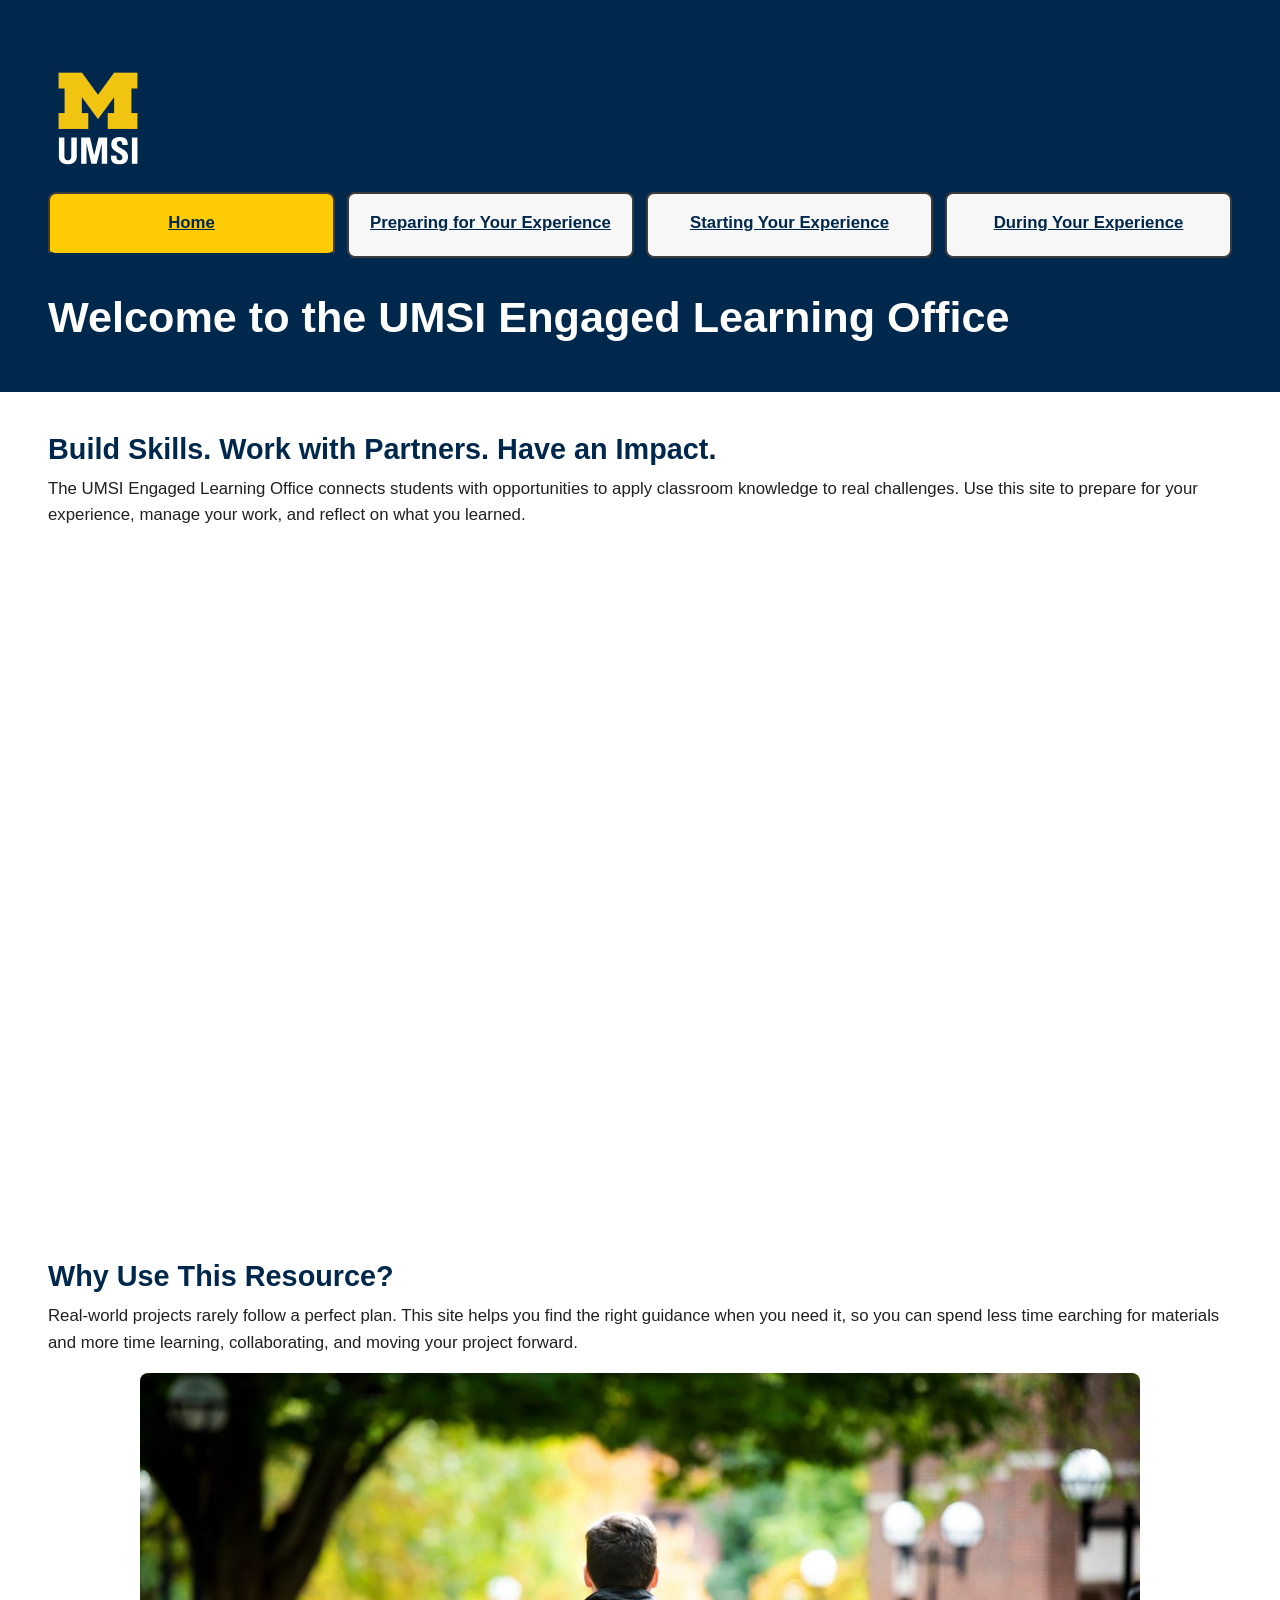
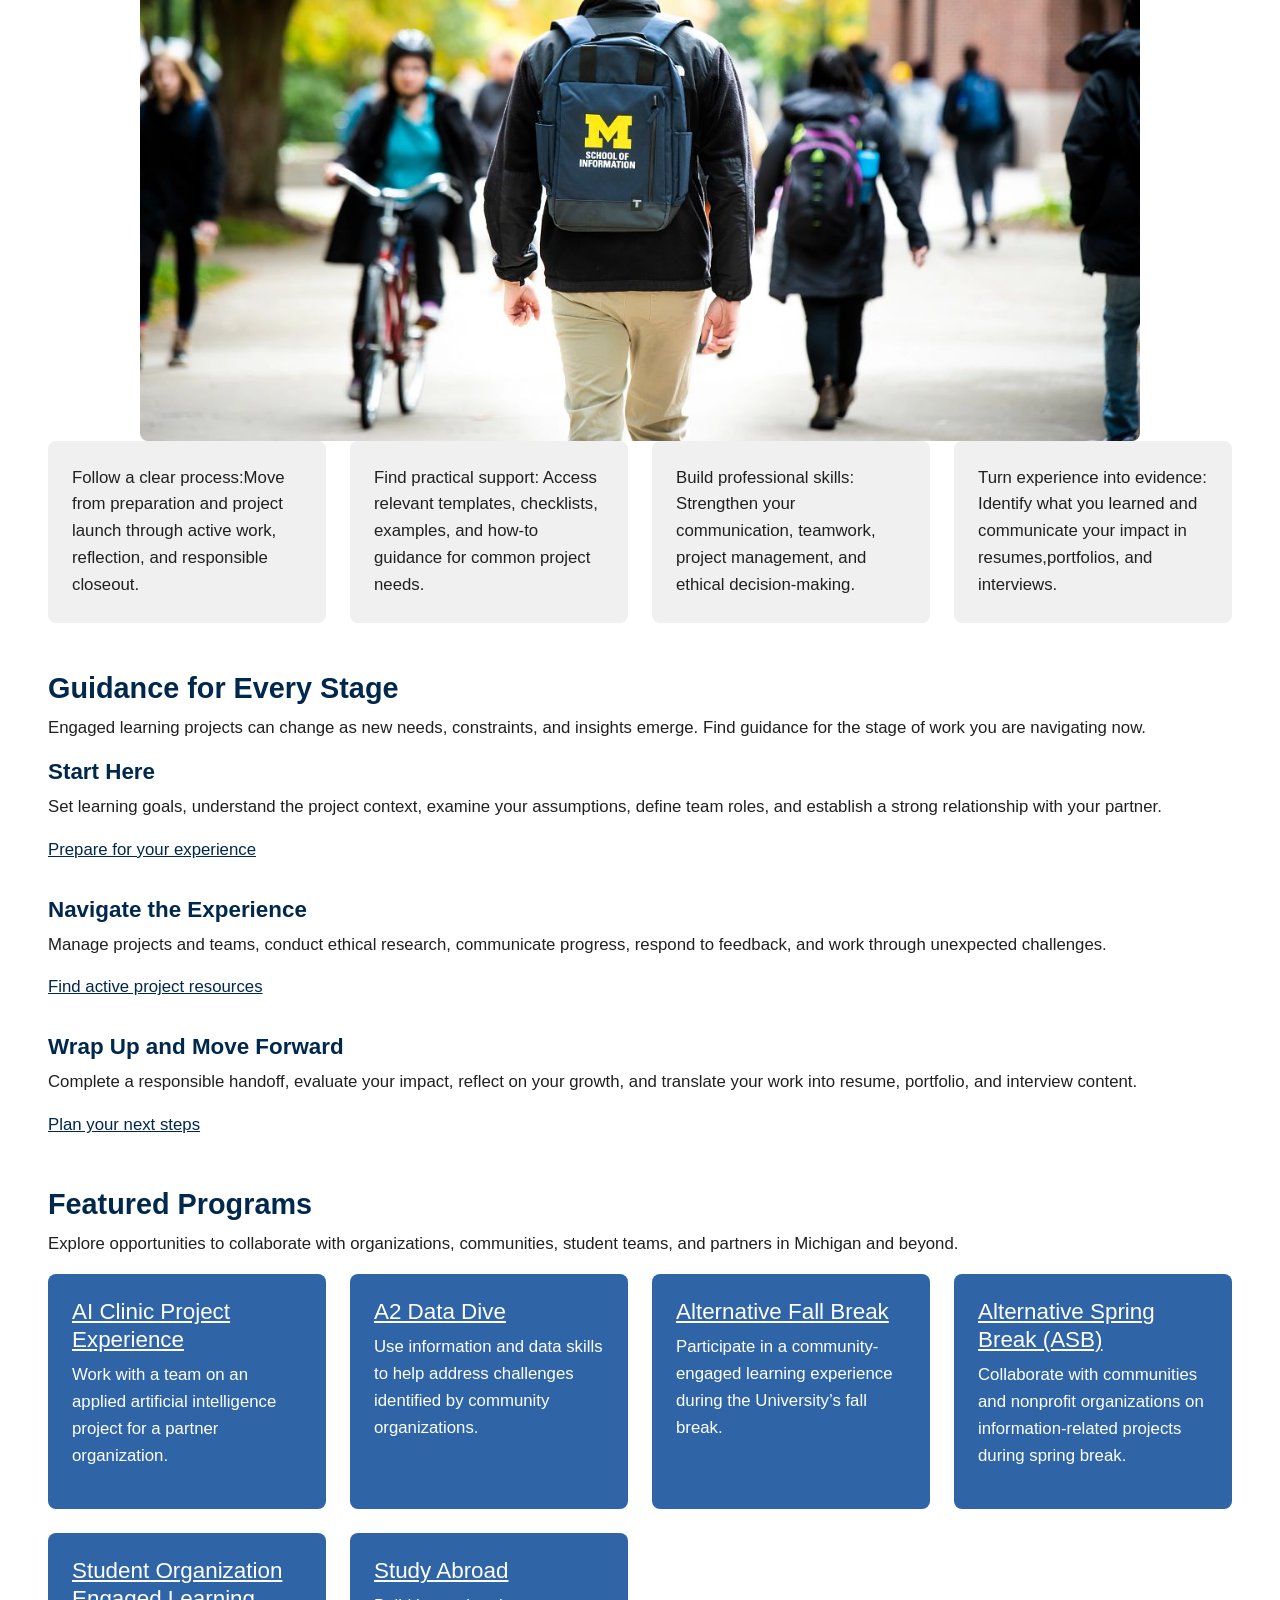
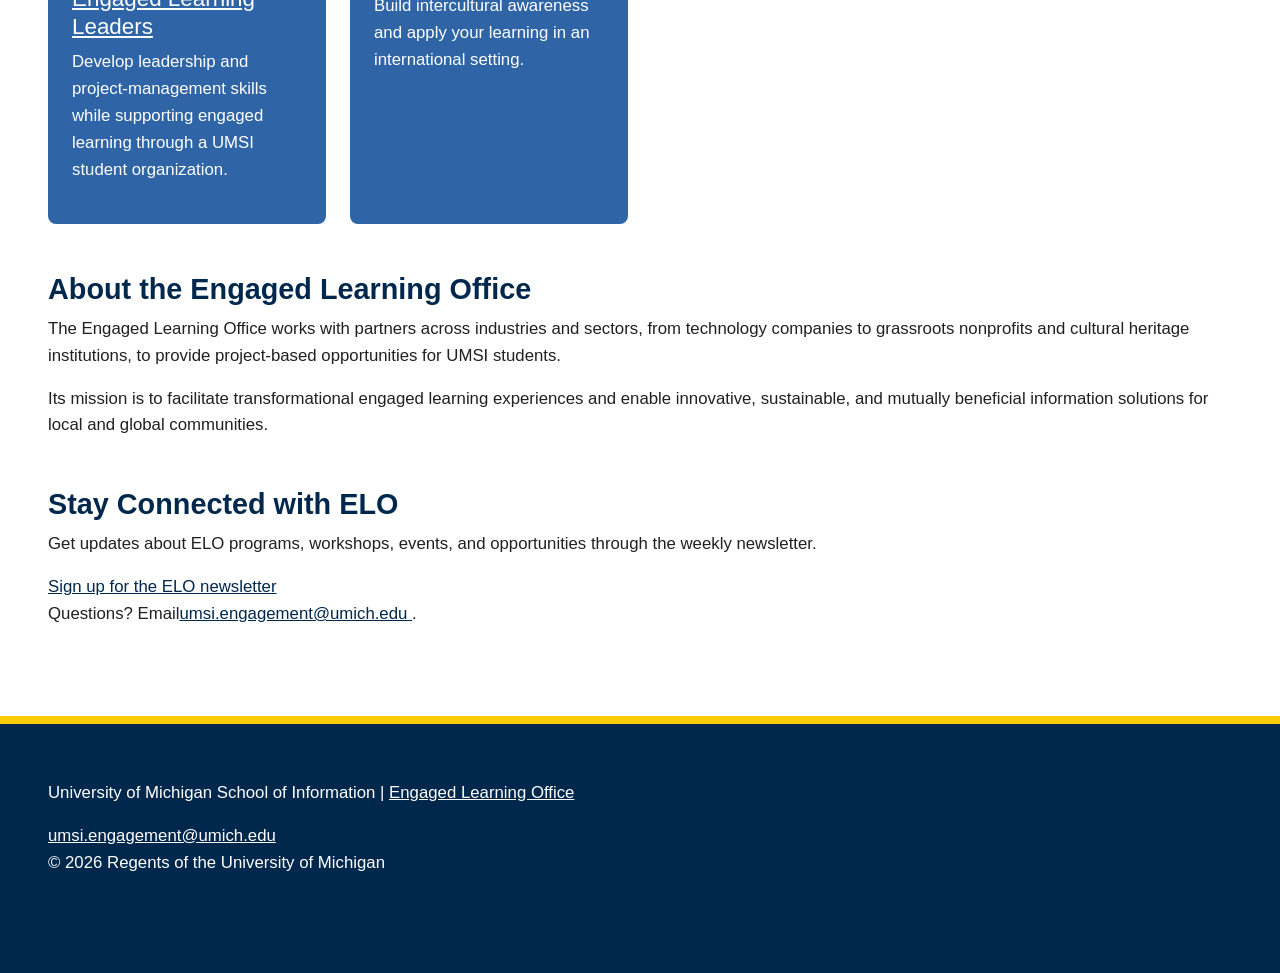
<file: index.html>
<!DOCTYPE html>
<html lang="en">
<head>
    <meta charset="UTF-8">
    <meta name="viewport" content="width=device-width, initial-scale=1.0">
    <title>Engaged Learning Resources | UMSI</title>

    <link rel="stylesheet" href="css/html5reset.css">
    <link rel="stylesheet" href="css/style.css">
</head>
<body>

    <header>
      <a class="skip-link" href = "#main">Skip to Main Content</a>
        <br>

          <img src="images/UMSI_signature_vertical_informal_solidblue.jpg" alt="UMSI Logo" width="100">
          <nav>
              <ul>
                  <!-- Current-page identification assisted with ChatGPT. I learned about the use case of aria-current from asking chatGPT -->
                  <li><a href = "index.html" aria-current="page">Home</a></li>
                  <li><a href = "prep.html">Preparing for Your Experience</a></li>
                  <li><a href = "start.html">Starting Your Experience</a></li>
                  <li><a href = "during.html">During Your Experience</a></li>
              </ul>
          </nav>


    <h1>Welcome to the UMSI Engaged Learning Office</h1>

    </header>
    <main id="main">
    <section>
      <h2>Build Skills. Work with Partners. Have an Impact.</h2>
      <p>
       The UMSI Engaged Learning Office connects students with opportunities to apply classroom knowledge to real challenges. Use this site to prepare for your experience, manage your work, and reflect on what you learned.
      </p>

      <!-- removed 'px' from width and height numerical value -->
      <!-- removed frameborder="0" since W3 says its obsolete-->
      <iframe width="560" height="315" src="https://www.youtube.com/embed/81ZO9RfIJEQ?si=tBp82YWZMl1u7CVS" title="YouTube video player" allow="accelerometer; autoplay; clipboard-write; encrypted-media; gyroscope; picture-in-picture; web-share" referrerpolicy="strict-origin-when-cross-origin" allowfullscreen></iframe>
         <!-- Note: this iframe might cause an Axe ARIA error - that's not on you that's on YouTube! -->
    </section>

<section>
    <h2>Why Use This Resource?</h2>

    <p>Real-world projects rarely follow a perfect plan. This site helps you find the right guidance when you need it, so you can spend less time earching for materials and more time learning, collaborating, and moving your project forward.
    </p>
        <img src="images/UMSI_CampusFall_UMSIBackpack_02.jpg" alt="A student wears a UMSI backpack in fall on the drag." width="560">
    <ul class="grey-card-grid">
        <li><strong>Follow a clear process:</strong>Move from preparation and project launch through active work, reflection, and responsible closeout.</li>
        <li><strong>Find practical support:</strong> Access relevant templates, checklists, examples, and how-to guidance for common project needs.</li>
        <li><strong>Build professional skills:</strong> Strengthen your communication, teamwork, project management, and ethical decision-making.</li>
        <li><strong>Turn experience into evidence:</strong> Identify what you learned and communicate your impact in resumes,portfolios, and interviews.</li>
    </ul>
</section>

 <section>
    <h2>Guidance for Every Stage</h2>
    <!-- fixed strong tag spelling error -->
    <p>Engaged learning projects can change as new needs, constraints, and insights emerge. Find guidance for the stage of work you are navigating <strong>now.</strong></p>
    <article>
      <h3>Start Here</h3>
      <p>Set learning goals, understand the project context, examine your assumptions, define team roles, and establish a strong relationship with your partner.</p>
      <a href="prep.html">Prepare for your experience</a>
    </article>

    <article>
      <h3>Navigate the Experience</h3>
      <p>Manage projects and teams, conduct ethical research, communicate progress, respond to feedback, and work through unexpected challenges.</p>
      <a href="during.html">Find active project resources</a>
    </article>

    <article>
      <h3>Wrap Up and Move Forward</h3>
      <p>Complete a responsible handoff, evaluate your impact, reflect on your growth, and translate your work into resume, portfolio, and interview content.</p>
      <a href="start.html">Plan your next steps</a>
    </article>
  </section>

   <section>
    <h2>Featured Programs</h2>
    <p>Explore opportunities to collaborate with organizations, communities, student teams, and partners in Michigan and beyond.</p>
    <div class="program-grid">
    <article class="program-card">
    <h3><a href="https://mcompass.umich.edu/_portal/tds-program-brochure?programid=12810">AI Clinic Project Experience</a></h3>
    <p>Work with a team on an applied artificial intelligence project for a partner organization.</p>
    </article>

    <article class="program-card">
    <h3><a href="https://mcompass.umich.edu/_portal/tds-program-brochure?programid=12556">A2 Data Dive</a></h3>
    <p>Use information and data skills to help address challenges identified by community organizations.</p>
    </article>

     <article class="program-card">
      <h3><a href="https://mcompass.umich.edu/_portal/tds-program-brochure?programid=11297">Alternative Fall Break</a></h3>
      <p>Participate in a community-engaged learning experience during the University’s fall break.</p>
    </article>

    <article class="program-card">
      <h3><a href="https://mcompass.umich.edu/_portal/tds-program-brochure?programid=10621">Alternative Spring Break (ASB)</a></h3>
       <p>Collaborate with communities and nonprofit organizations on information-related projects during spring break.</p>
    </article>

    <article class="program-card">
      <h3><a href="https://mcompass.umich.edu/_portal/tds-program-brochure?programid=12294">Student Organization Engaged Learning Leaders</a></h3>
       <p>Develop leadership and project-management skills while supporting engaged learning through a UMSI student organization.</p>
    </article>

    <article class="program-card">
      <h3><a href="https://www.si.umich.edu/student-life/study-abroad">Study Abroad</a></h3>
      <p>Build intercultural awareness and apply your learning in an international setting. </p>
    </article>
    </div>
   </section>
  <section>
    <h2>About the Engaged Learning Office</h2>
    <p>The Engaged Learning Office works with partners across industries and sectors, from technology companies to grassroots nonprofits and cultural heritage institutions, to provide project-based opportunities for UMSI students.</p>
    <p>Its mission is to facilitate transformational engaged learning experiences and enable innovative, sustainable, and mutually beneficial information solutions for local and global communities.</p>
  </section>
  <aside>
    <h2>Stay Connected with ELO</h2>
    <p>Get updates about ELO programs, workshops, events, and opportunities through the weekly newsletter.</p>
    <div>
       <a href="https://umsi.info/elo-newsletter"> Sign up for the ELO newsletter</a>
    </div>
    <p>Questions? Email<a href="mailto:umsi.engagement@umich.edu">umsi.engagement@umich.edu </a>.</p>
  </aside>


        <!-- Content taken & modified from UMGPT with the prompt, "Write me a webpage of intro content to help meet the following requirements - this is for the home page": and then pasted in the client objectives & project requirements" UMGPT. (2026). UMGPT ( GPT-5.6 Sol September 7th version) [Large language model]. -->
    </main>

    <footer>
        <p>University of Michigan School of Information | <a href="https://www.si.umich.edu/programs/engaged-learning/about-engaged-learning-office">Engaged Learning Office </a></p>
      <address>
        <a href="mailto:umsi.engagement@umich.edu">umsi.engagement@umich.edu</a>
      </address>
      <p>&copy; <span id="year">2026</span> Regents of the University of Michigan</p>
    </footer>
    <script src="js/footer.js"></script>
</body>
</html>
</file>
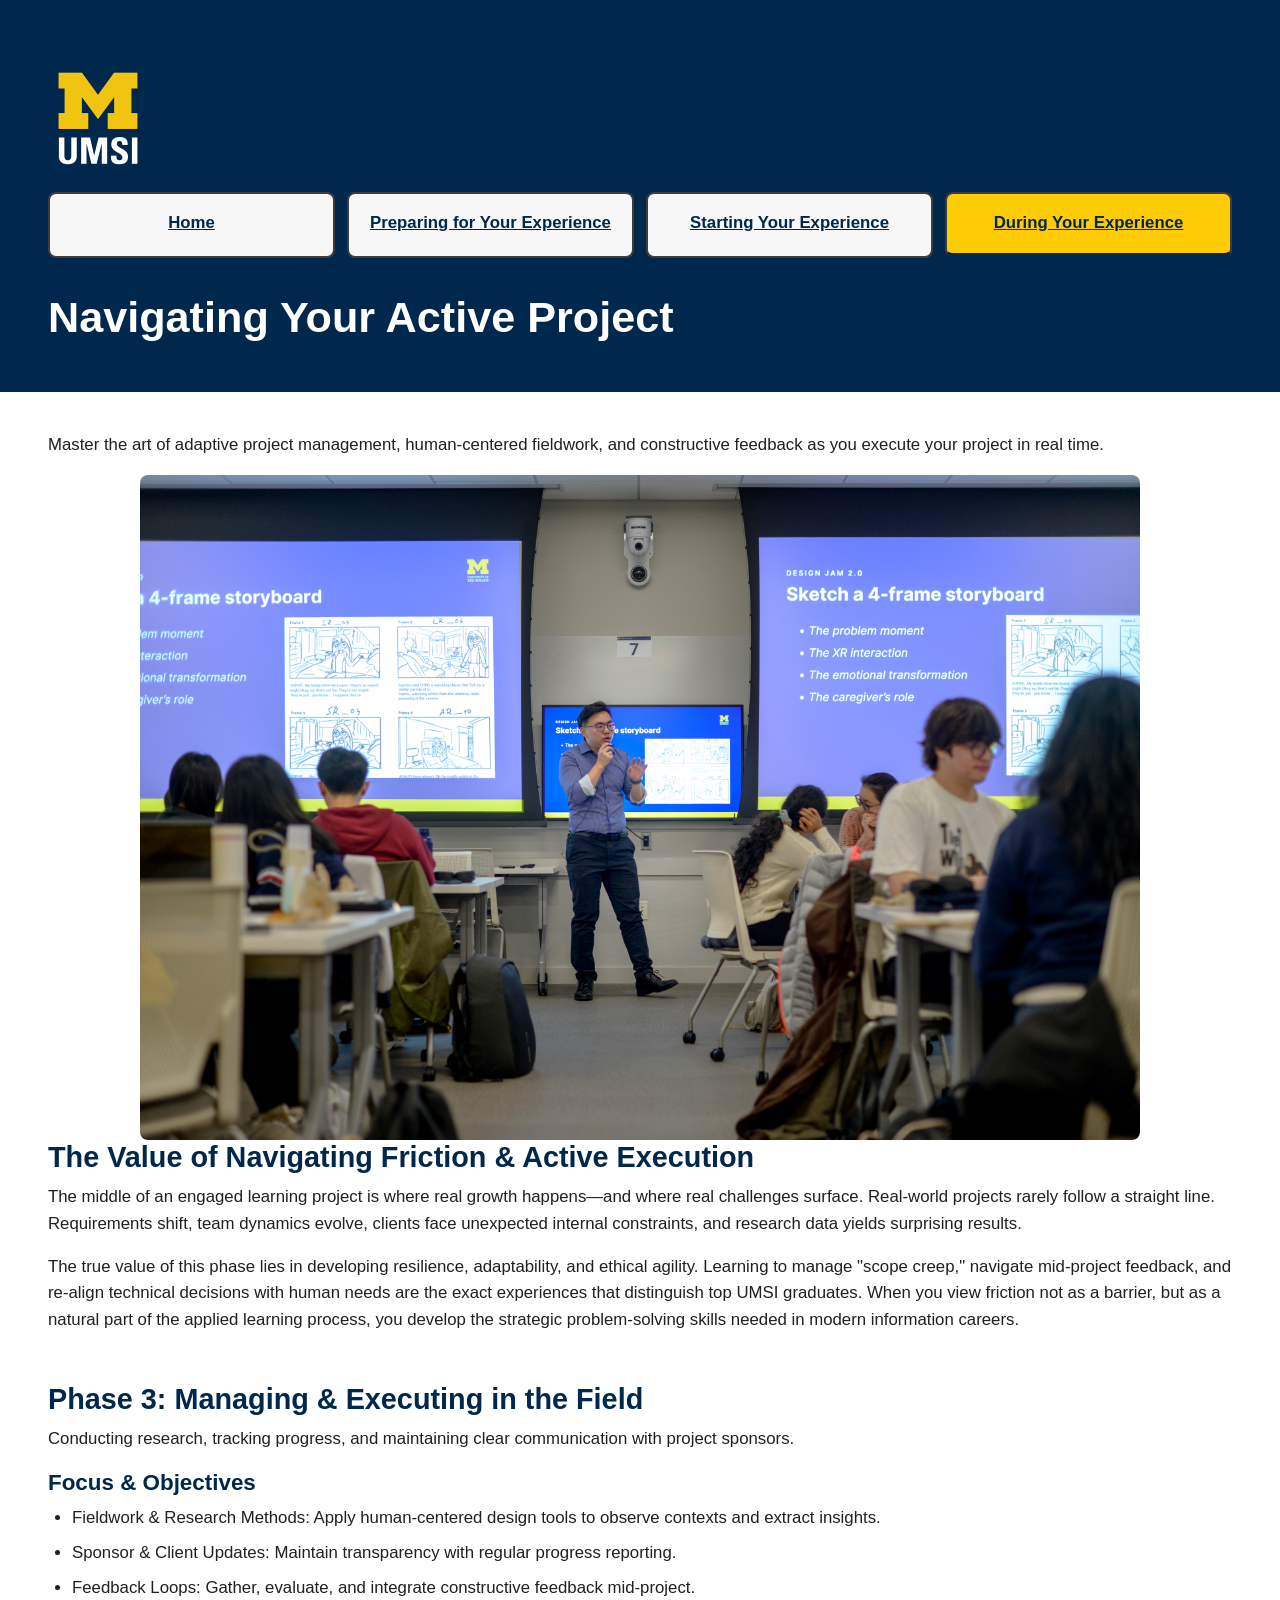
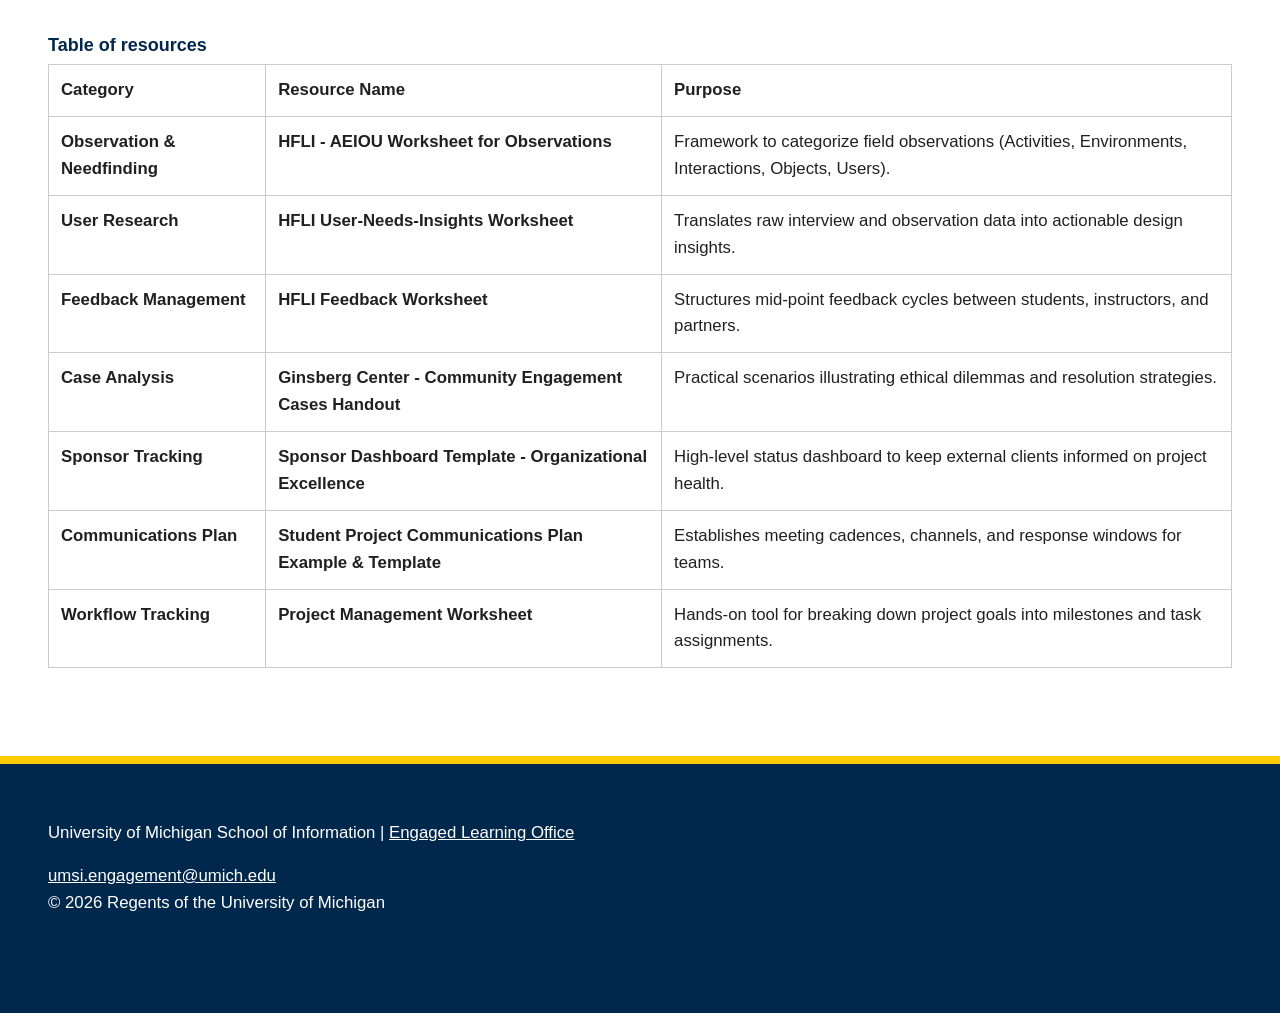
<file: during.html>
<!DOCTYPE html>
<html lang="en">
<head>
    <meta charset="UTF-8">
    <meta name="viewport" content="width=device-width, initial-scale=1.0">
    <title>During your experience</title>
    <link rel="stylesheet" href="css/html5reset.css">
    <link rel="stylesheet" href="css/style.css">
</head>
<body>
    <header>
    <a class="skip-link" href = "#main">Skip to Main Content</a>
    <br>

    <img src="images/UMSI_signature_vertical_informal_solidblue.jpg" alt="UMSI Logo" width="100">
    <nav>
        <ul>
            <li><a href = "index.html">Home</a></li>
            <li><a href = "prep.html">Preparing for Your Experience</a></li>
            <li><a href = "start.html">Starting Your Experience</a></li>
            <!-- Current-page identification assisted with ChatGPT. I learned about the use case of aria-current from asking chatGPT -->
            <li><a href = "during.html" aria-current="page">During Your Experience</a></li>
        </ul>
    </nav>
    
    <h1>Navigating Your Active Project</h1>

</header>

    <main id="main">

    <p>Master the art of adaptive project management, human-centered fieldwork, and constructive feedback as you execute your project in real time.</p>

    <section>
        <img 
        src="images/UMSI_DesignJam_MixelStudio.jpg"
        alt="Students work together in a bright classroom with screens and projectors."
        width="560">
        <h2>The Value of Navigating Friction & Active Execution</h2>
        <p>The middle of an engaged learning project is where real growth happens—and where real challenges surface. Real-world projects rarely follow a straight line. Requirements shift, team dynamics evolve, clients face unexpected internal constraints, and research data yields surprising results.</p>
        <p>The true value of this phase lies in developing <strong>resilience, adaptability, and ethical agility.</strong> Learning to manage "scope creep," navigate mid-project feedback, and re-align technical decisions with human needs are the exact experiences that distinguish top UMSI graduates. When you view friction not as a barrier, but as a natural part of the applied learning process, you develop the strategic problem-solving skills needed in modern information careers.</p>
    </section>

    <section>
        <h2>Phase 3: Managing & Executing in the Field</h2>
        <p>Conducting research, tracking progress, and maintaining clear communication with project sponsors.</p>

        <article>
            <h3>Focus & Objectives</h3>
            <ul>
                <li><strong>Fieldwork & Research Methods:</strong> Apply human-centered design tools to observe contexts and extract insights.</li>
                <li><strong>Sponsor & Client Updates:</strong> Maintain transparency with regular progress reporting.</li>
                <li><strong>Feedback Loops:</strong> Gather, evaluate, and integrate constructive feedback mid-project.</li>
            </ul>
        </article>

        <article>
            <h4>Table of resources</h4>
            <div class="table-scroll" role="region" aria-label="Resources table" tabindex="0">
            <table>
                <tr>
                    <th>Category</th>
                    <th>Resource Name</th>
                    <th>Purpose</th>
                </tr>

                <tr>
                    <th>Observation & Needfinding</th>
                    <th>HFLI - AEIOU Worksheet for Observations</th>
                    <td>Framework to categorize field observations (Activities, Environments, Interactions, Objects, Users).</td>
                </tr>

                <tr>
                    <th>User Research</th>
                    <th>HFLI User-Needs-Insights Worksheet</th>
                    <td>Translates raw interview and observation data into actionable design insights.</td>
                </tr>

                <tr>
                    <th>Feedback Management</th>
                    <th>HFLI Feedback Worksheet</th>
                    <td>Structures mid-point feedback cycles between students, instructors, and partners.</td>
                </tr>

                <tr>
                    <th>Case Analysis</th>
                    <th>Ginsberg Center - Community Engagement Cases Handout</th>
                    <td>Practical scenarios illustrating ethical dilemmas and resolution strategies.</td>
                </tr>

                <tr>
                    <th>Sponsor Tracking</th>
                    <th>Sponsor Dashboard Template - Organizational Excellence</th>
                    <td>High-level status dashboard to keep external clients informed on project health.</td>
                </tr>

                <tr>
                    <th>Communications Plan</th>
                    <th>Student Project Communications Plan Example & Template</th>
                    <td>Establishes meeting cadences, channels, and response windows for teams.</td>
                </tr>

                <tr>
                    <th>Workflow Tracking</th>
                    <th>Project Management Worksheet</th>
                    <td>Hands-on tool for breaking down project goals into milestones and task assignments.</td>
                </tr>
            </table>
            </div>
        </article>
    </section>
    </main>

    <footer>
        <p>University of Michigan School of Information | <a href="https://www.si.umich.edu/programs/engaged-learning/about-engaged-learning-office">Engaged Learning Office </a></p>
        <address>
        <a href="mailto:umsi.engagement@umich.edu">umsi.engagement@umich.edu</a>
        </address>
        <p>&copy; <span id="year">2026</span> Regents of the University of Michigan</p>
    </footer>
    <script src="js/footer.js"></script>
</body>
</html>
</file>
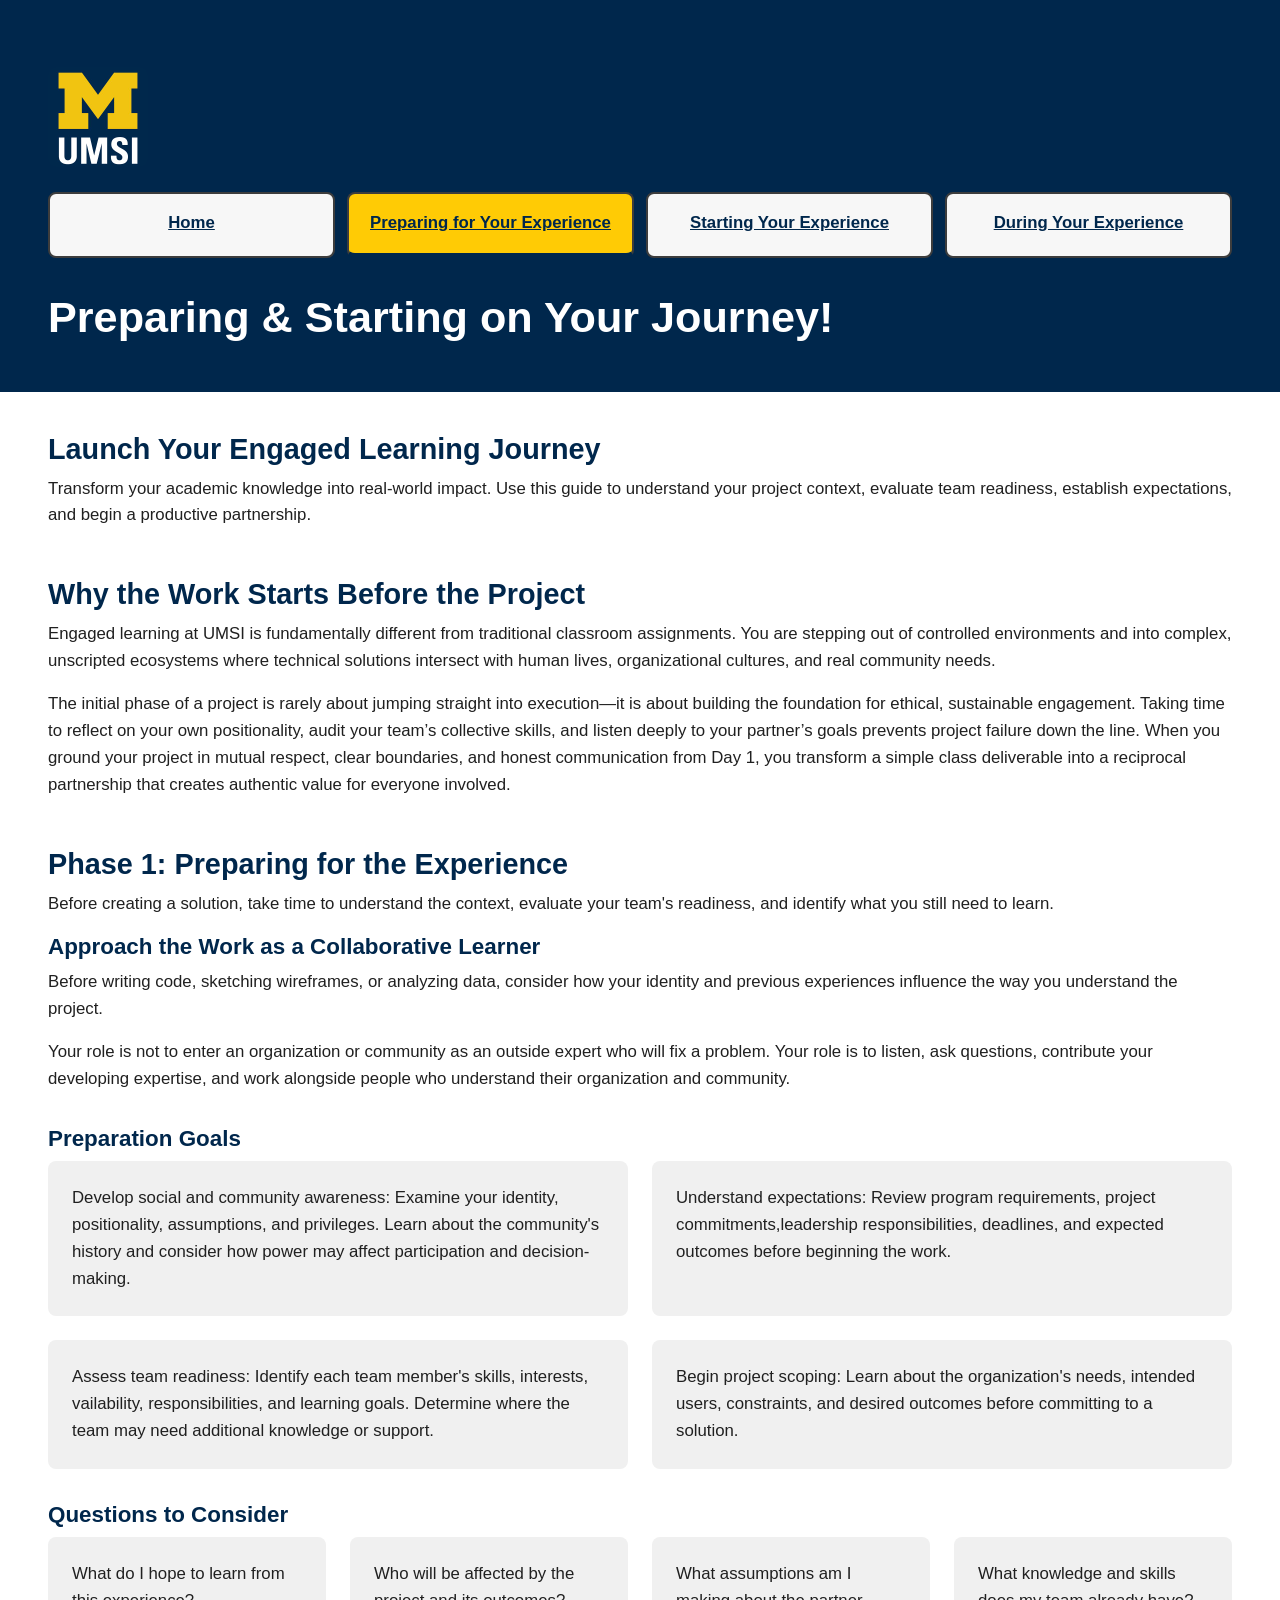
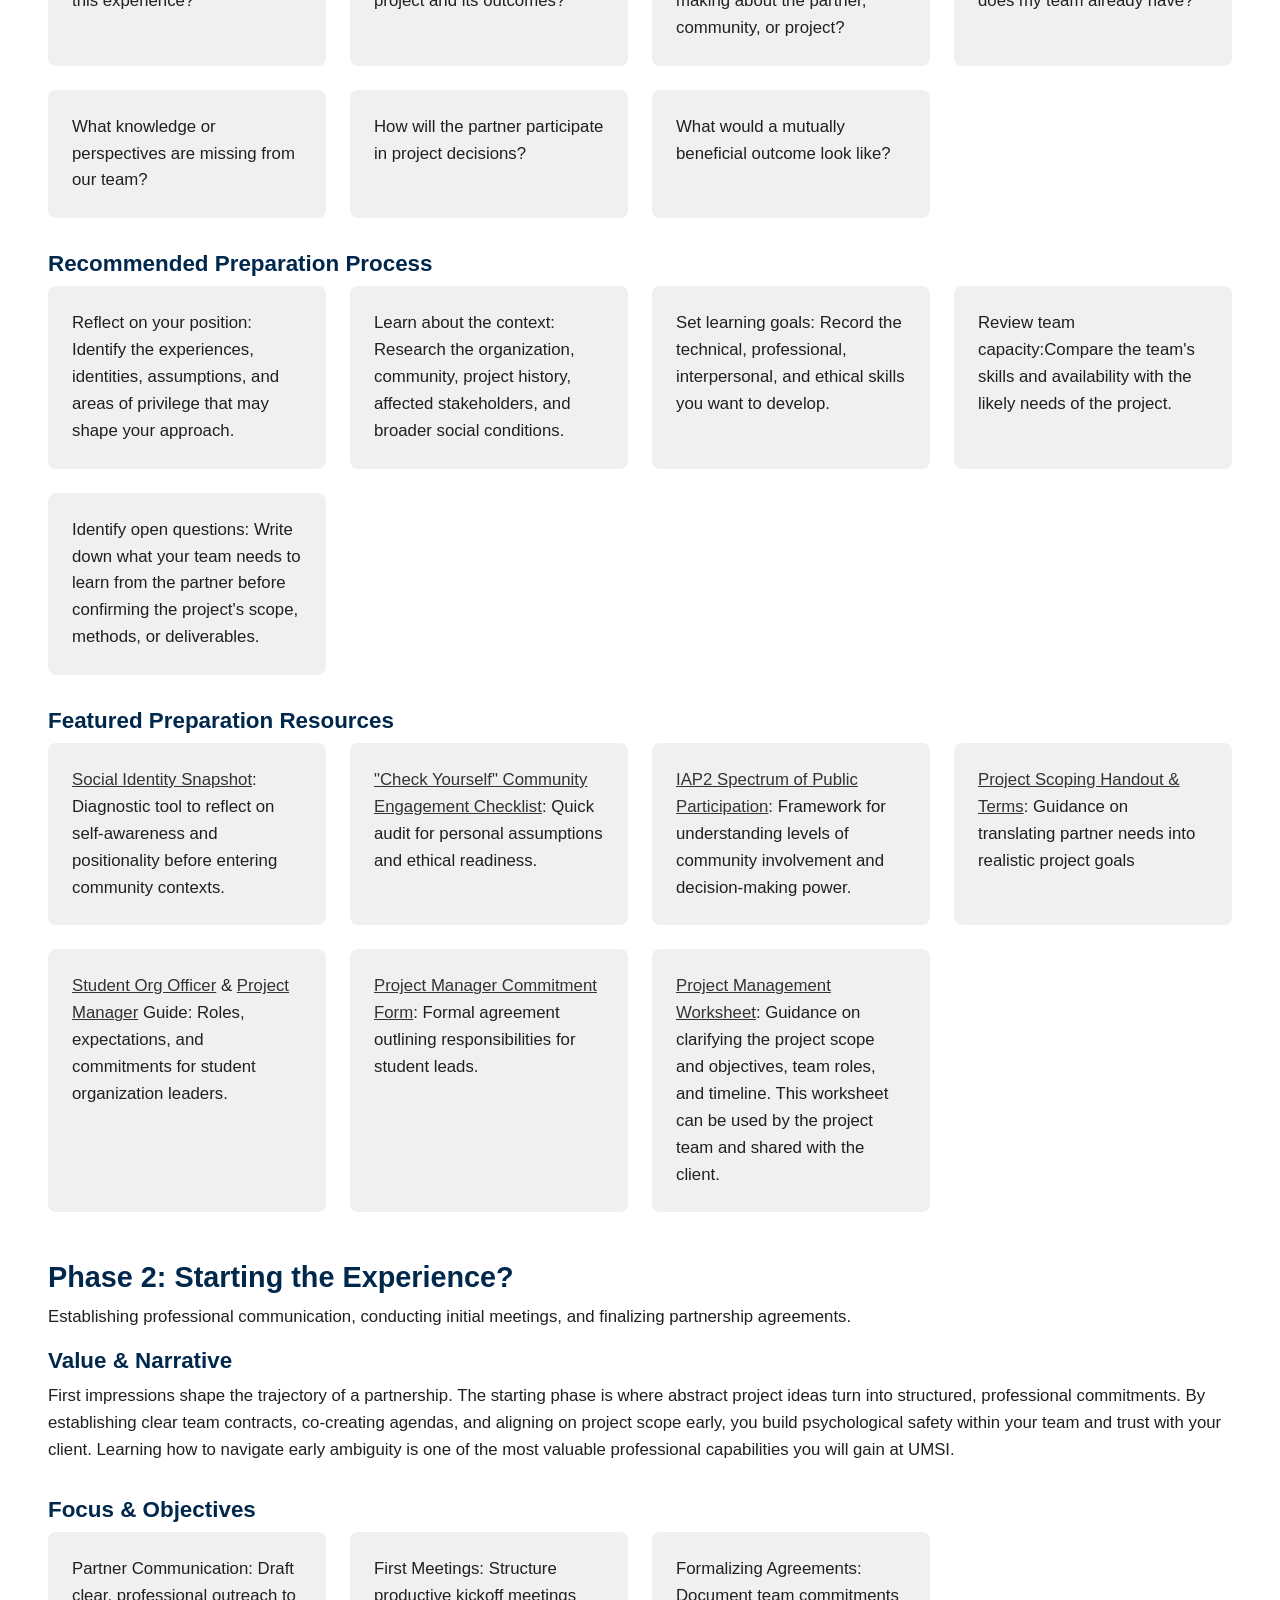
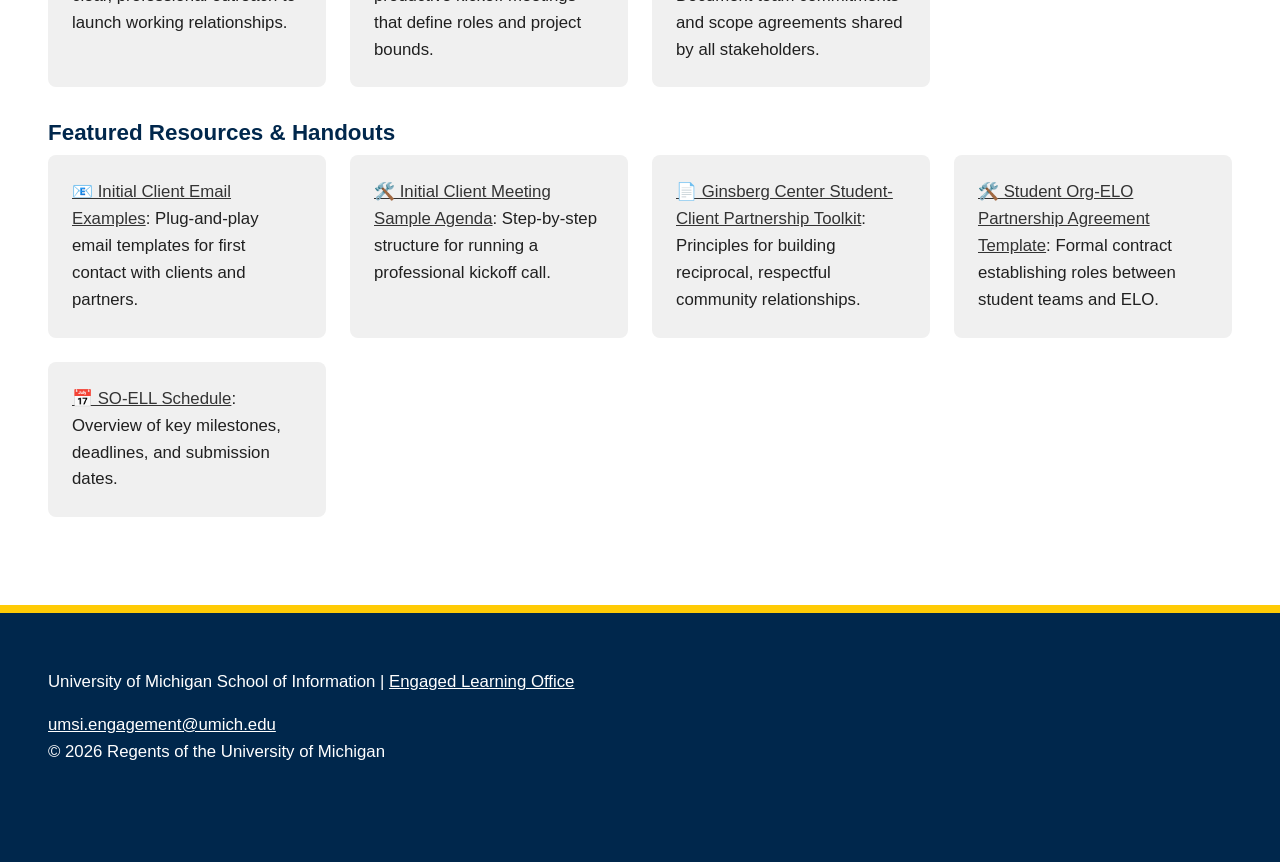
<file: prep.html>
<!DOCTYPE html>
<html lang="en">
<head>
    <meta charset="UTF-8">
    <meta name="viewport" content="width=device-width, initial-scale=1.0">
    <title>Preparing for your experience</title>
    <link rel="stylesheet" href="css/html5reset.css">
    <link rel="stylesheet" href="css/style.css">
</head>
<body>

    <header>
      <a class="skip-link" href = "#main">Skip to Main Content</a>
        <br>

          <img src="images/UMSI_signature_vertical_informal_solidblue.jpg" alt="UMSI Logo" width="100">
          <nav>
              <ul>
                  <li><a href = "index.html">Home</a></li>
                  <!-- Current-page identification assisted with ChatGPT. I learned about the use case of aria-current from asking chatGPT -->
                  <li><a href = "prep.html" aria-current="page">Preparing for Your Experience</a></li>
                  <li><a href = "start.html">Starting Your Experience</a></li>
                  <li><a href = "during.html">During Your Experience</a></li>
              </ul>
          </nav>



    <h1>Preparing & Starting on Your Journey!</h1>
  </header>

<main id="main">
<section>
  <h2>Launch Your Engaged Learning Journey</h2>
  <p>Transform your academic knowledge into real-world impact. Use this guide to understand your project context, evaluate team readiness, establish expectations, and begin a productive partnership.</p>
</section>

<section>
  <h2>Why the Work Starts Before the Project</h2>
  <p>Engaged learning at UMSI is fundamentally different from traditional classroom assignments. You are stepping out of controlled environments and into complex, unscripted ecosystems where technical solutions intersect with human lives, organizational cultures, and real community needs.</p>
  <p>The initial phase of a project is rarely about jumping straight into execution—it is about building the foundation for ethical, sustainable engagement. Taking time to reflect on your own positionality, audit your team’s collective skills, and listen deeply to your partner’s goals prevents project failure down the line. When you ground your project in mutual respect, clear boundaries, and honest communication from Day 1, you transform a simple class deliverable into a reciprocal partnership that creates authentic value for everyone involved.</p>


</section>

<section>
  <h2>Phase 1: Preparing for the Experience</h2>
  <p>Before creating a solution, take time to understand the context, evaluate your team's readiness, and identify what you still need to learn.</p>
  <article>
    <h3>Approach the Work as a Collaborative Learner</h3>
    <p>Before writing code, sketching wireframes, or analyzing data, consider how your identity and previous experiences influence the way you understand the project.</p>
    <p>Your role is not to enter an organization or community as an outside expert who will fix a problem. Your role is to listen, ask questions, contribute your developing expertise, and work alongside people who understand their organization and community.</p>
  </article>

  <article>
    <h3>Preparation Goals</h3>
    <ul class="grey-card-grid" id="content-heavy">
      <li><strong>Develop social and community awareness:</strong> Examine your identity, positionality, assumptions, and privileges. Learn about the community's history and consider how power may affect participation and decision-making.
      </li>
      <li><strong>Understand expectations:</strong> Review program requirements, project commitments,leadership responsibilities, deadlines, and expected outcomes before beginning the work.</li>
      <li><strong>Assess team readiness:</strong> Identify each team member's skills, interests, vailability, responsibilities, and learning goals. Determine where the team may need additional knowledge or support.</li>
      <li><strong>Begin project scoping:</strong> Learn about the organization's needs, intended users, constraints, and desired outcomes before committing to a solution.
      </li>
    </ul>
  </article>

  <article>
    <h3>Questions to Consider</h3>
    <ul class="grey-card-grid">
      <li>What do I hope to learn from this experience?</li>
      <li>Who will be affected by the project and its outcomes?</li>
      <li>What assumptions am I making about the partner, community, or project?</li>
      <li>What knowledge and skills does my team already have?</li>
      <li>What knowledge or perspectives are missing from our team?</li>
      <li>How will the partner participate in project decisions?</li>
      <li>What would a mutually beneficial outcome look like?</li>
    </ul>
  </article>

  <article>
    <h3>Recommended Preparation Process</h3>
    <ol class="grey-card-grid">
      <li><strong>Reflect on your position:</strong> Identify the experiences, identities, assumptions, and areas of privilege that may shape your approach.</li>
      <li><strong>Learn about the context:</strong> Research the organization, community, project history, affected stakeholders, and broader social conditions.</li>
      <li><strong>Set learning goals:</strong> Record the technical, professional, interpersonal, and ethical skills you want to develop.</li>
      <li><strong>Review team capacity:</strong>Compare the team's skills and availability with the likely needs of the project. </li>
      <li><strong>Identify open questions:</strong> Write down what your team needs to learn from the partner before confirming the project's scope, methods, or deliverables.
      </li>
    </ol>
  </article>

  <article>
    <h3>Featured Preparation Resources</h3>
    <ul class="grey-card-grid">
      <li><a href="https://sites.lsa.umich.edu/equitable-teaching/social-identity-snapshot">Social Identity Snapshot</a>: Diagnostic tool to reflect on self-awareness and positionality before entering community contexts.</li>
      <li><a href="https://docs.google.com/document/d/1Qt9YeStVwDHjwJhOLAz42JSNQR2lFMurdUtxtdrGkuc/edit?tab=t.0#heading=h.ch0bvccjkrzn">"Check Yourself" Community Engagement Checklist</a>: Quick audit for personal assumptions and ethical readiness.</li>
      <li><a href="https://drive.google.com/file/d/1zc1RNlrDxV51-muOERdDTnINQcquJpOA/view?usp=sharing">IAP2 Spectrum of Public Participation</a>: Framework for understanding levels of community involvement and decision-making power.</li>
      <li><a href="https://docs.google.com/document/d/1TrEDolwmOIlXgYgAP9VvlOGoYOwFfe6KxzZOgZSVYVw/edit?usp=drive_link">Project Scoping Handout & Terms</a>: Guidance on translating partner needs into realistic project goals</li>
      <li><a href="https://docs.google.com/document/d/1AexsV_JeSd0kRUBbcifZpfBu6y6Zi8Y0iJScp1I3gkM/edit?usp=drive_link">Student Org Officer</a> & <a href="https://docs.google.com/document/u/0/d/1uwOOS0TrXWzcSShj8DUFpckWo0t1UNu_Q7WVbZnLhX0/edit">Project Manager</a> Guide: Roles, expectations, and commitments for student organization leaders.</li>
      <li><a href="https://docs.google.com/document/d/1U4lCNGyWKJ3C2i_VgFqAR45Z4zF1FehuthuqT-M2wdI/edit?usp=drive_link">Project Manager Commitment Form</a>: Formal agreement outlining responsibilities for student leads.</li>
      <li><a href="https://docs.google.com/document/d/1twc-7TYWmb_PNrOBiDI1NuJqJAuhluTICr22GRd_NLc/edit?usp=drive_link">Project Management Worksheet</a>: Guidance on clarifying the project scope and objectives, team roles, and timeline. This worksheet can be used by the project team and shared with the client.</li>
    </ul>
  </article>
</section>
<section>
  <h2>Phase 2: Starting the Experience?</h2>
  <p>
    Establishing professional communication, conducting initial meetings, and finalizing partnership agreements.
  </p>

  <article>
    <h3>Value & Narrative</h3>
    <p>
      First impressions shape the trajectory of a partnership. The starting phase is where abstract project ideas turn into structured, professional commitments. By establishing clear team contracts, co-creating agendas, and aligning on project scope early, you build <strong> psychological safety within your team and trust with your client. </strong> Learning how to navigate early ambiguity is one of the most valuable professional capabilities you will gain at UMSI.
    </p>
  </article>

  <article>
    <h3>Focus & Objectives</h3>
    <ul class="grey-card-grid">
      <li><strong>Partner Communication:</strong> Draft clear, professional outreach to launch working relationships.</li>
      <li><strong>First Meetings:</strong> Structure productive kickoff meetings that define roles and project bounds.</li>
      <li><strong>Formalizing Agreements:</strong> Document team commitments and scope agreements shared by all stakeholders.</li>
    </ul>
  </article>

  <article>
    <h3>Featured Resources & Handouts</h3>
    <ul class="grey-card-grid">
      <li><a href="https://docs.google.com/document/d/1fWFXwoW5fKX_Tctn97Gio5XZDwILNlqIOyKKE8Yk5J0/edit?usp=drive_link">📧 Initial Client Email Examples</a>: Plug-and-play email templates for first contact with clients and partners.</li>
      <li><a href="https://docs.google.com/document/d/1ItXxYauAcPoaGMUZWuJsX-OLFfGmeBOWT7JNhoZxGyU/edit?usp=drive_link">🛠️ Initial Client Meeting Sample Agenda</a>: Step-by-step structure for running a professional kickoff call.</li>
      <li><a href="https://ginsberg.umich.edu/article/campus-community-partnerships-toolkit">📄 Ginsberg Center Student-Client Partnership Toolkit</a>: Principles for building reciprocal, respectful community relationships.</li>
      <li><a href="https://docs.google.com/document/d/1y5Y2wc1ADz0n_ht26kPYlFK3Zm9i3UR_Z0OMWP3Q_xQ/edit?usp=drive_link">🛠️ Student Org-ELO Partnership Agreement Template</a>: Formal contract establishing roles between student teams and ELO.</li>
      <li><a href="https://docs.google.com/spreadsheets/d/1YeK2WerSbhaU5hjEg9wxdXmzBx9lgRy2yHBKAH-SxiA/edit?gid=166831640#gid=166831640">📅 SO-ELL Schedule</a>: Overview of key milestones, deadlines, and submission dates.</li>
    </ul>
  </article>

</section>
<!-- Content taken & modified from UMGPT with the prompt, "for the same content write me some intro content and resources for a prep page using the ELO content below" - this was after I had asked for content for the home page. " UMGPT. (2026). UMGPT ( GPT-5.6 Sol September 7th version) [Large language model]. -->
</main>

  <footer>
      <p>University of Michigan School of Information | <a href="https://www.si.umich.edu/programs/engaged-learning/about-engaged-learning-office">Engaged Learning Office </a></p>
    <address>
      <a href="mailto:umsi.engagement@umich.edu">umsi.engagement@umich.edu</a>
    </address>
    <p>&copy; <span id="year">2026</span> Regents of the University of Michigan</p>
  </footer>
    
    <script src="js/footer.js"></script>
</body>

</html>
</file>
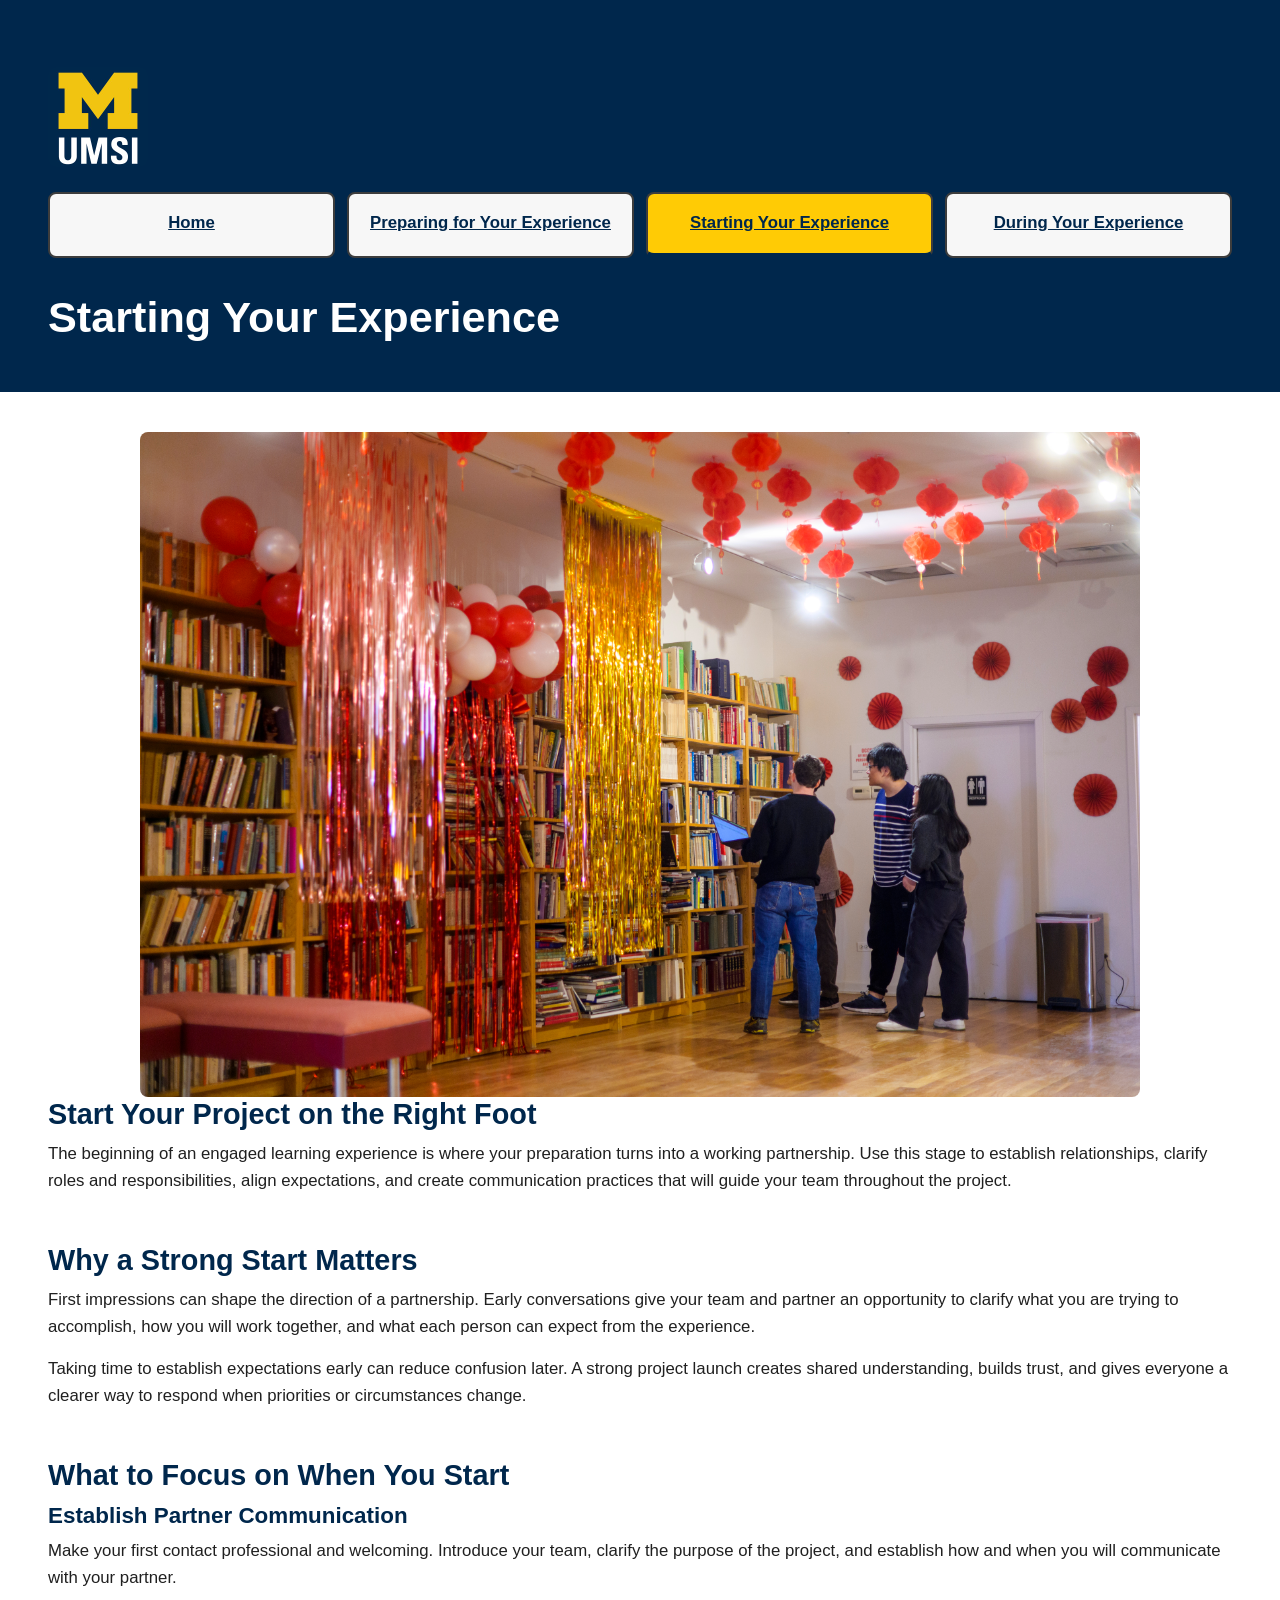
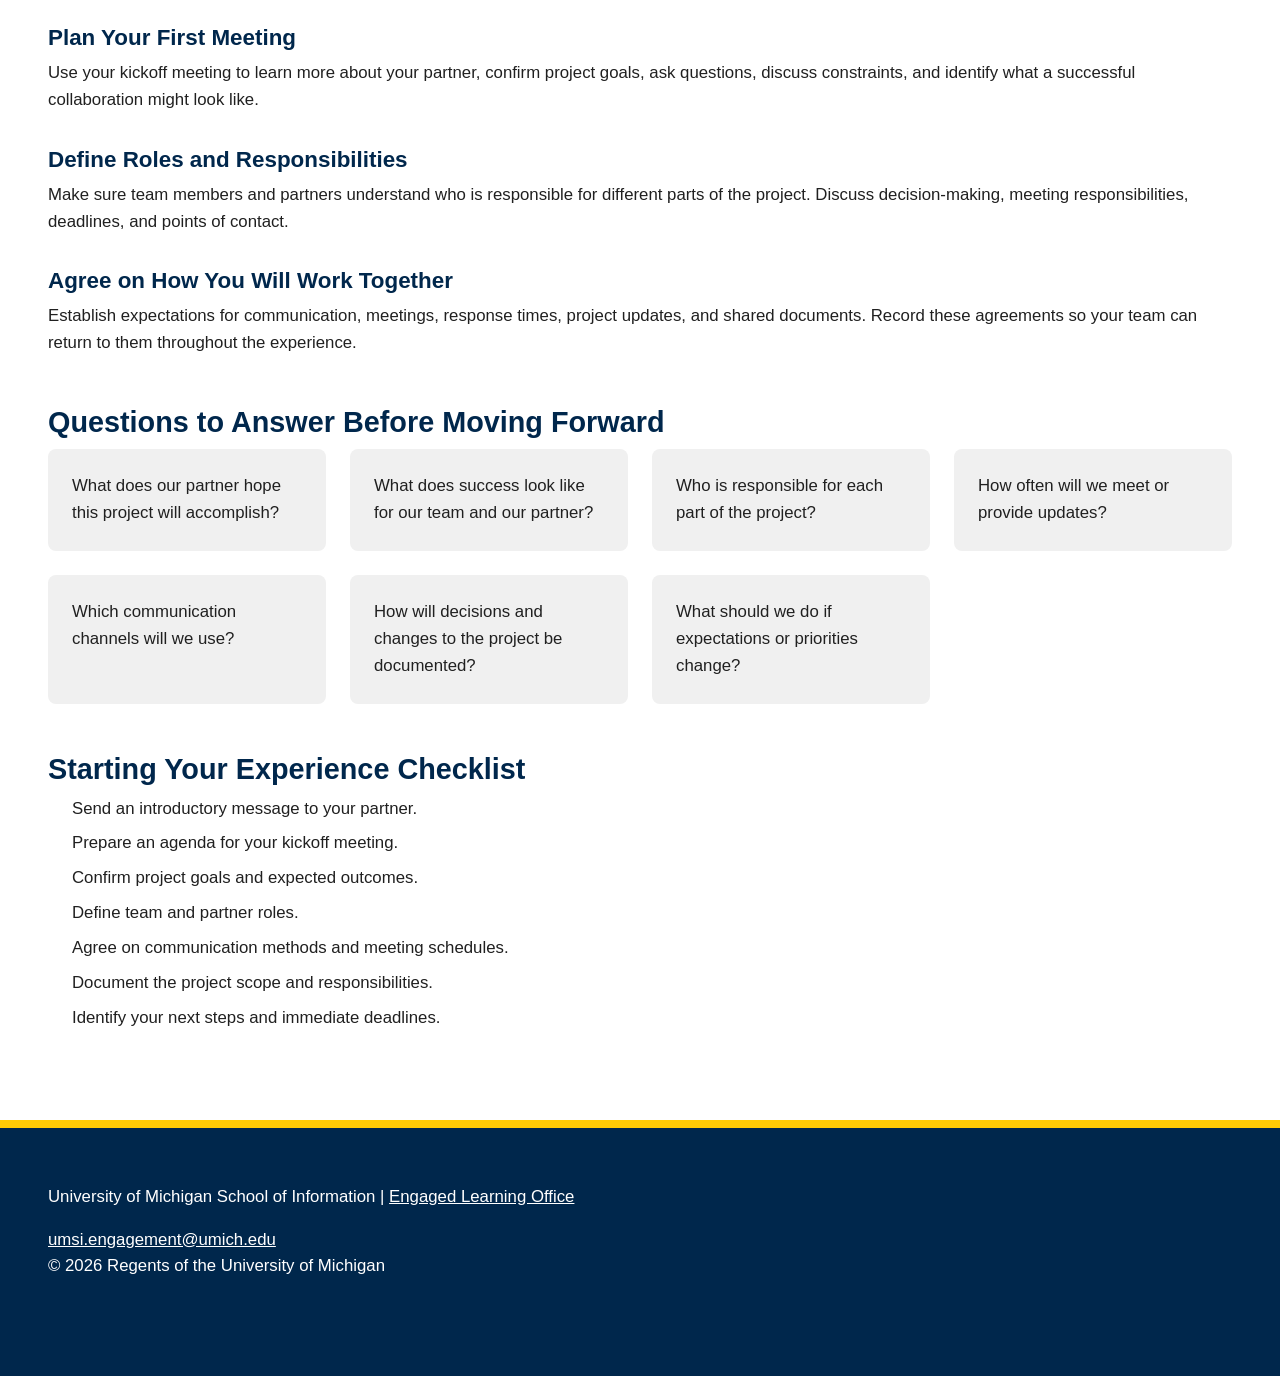
<file: start.html>
<!DOCTYPE html>
<html lang="en">
<head>
    <meta charset="UTF-8">
    <meta name="viewport" content="width=device-width, initial-scale=1.0">
    <title>Staring your experience</title>
    <link rel="stylesheet" href="css/html5reset.css">
    <link rel="stylesheet" href="css/style.css">
</head>
<body>
    <header>
    <a class="skip-link" href = "#main">Skip to Main Content</a>
    <br>
        <img src="images/UMSI_signature_vertical_informal_solidblue.jpg" alt="UMSI Logo" width="100">
        <nav>
            <ul>
                <li><a href = "index.html">Home</a></li>
                <li><a href = "prep.html">Preparing for Your Experience</a></li>
                <!-- Current-page identification assisted with ChatGPT. I learned about the use case of aria-current from asking chatGPT -->
                <li><a href = "start.html" aria-current="page">Starting Your Experience</a></li>
                <li><a href = "during.html">During Your Experience</a></li>
            </ul>
        </nav>

    <h1>Starting Your Experience</h1>
    </header>

    <main id="main">
        <section>
            <img
            src="images/UMSI_ASBChineseAmericanMuseumChicago.jpg"
            alt="Students in Chicago for alternative spring break"
            width="560">

            <h2>Start Your Project on the Right Foot</h2>
            <p>
                The beginning of an engaged learning experience is where your
                preparation turns into a working partnership. Use this stage to
                establish relationships, clarify roles and responsibilities,
                align expectations, and create communication practices that will
                guide your team throughout the project.
            </p>
        </section>

        <section>
            <h2>Why a Strong Start Matters</h2>
            <p>
                First impressions can shape the direction of a partnership.
                Early conversations give your team and partner an opportunity
                to clarify what you are trying to accomplish, how you will work
                together, and what each person can expect from the experience.
            </p>

            <p>
                Taking time to establish expectations early can reduce confusion
                later. A strong project launch creates shared understanding,
                builds trust, and gives everyone a clearer way to respond when
                priorities or circumstances change.
            </p>
        </section>

        <section>
            <h2>What to Focus on When You Start</h2>

            <article>
                <h3>Establish Partner Communication</h3>
                <p>
                    Make your first contact professional and welcoming. Introduce
                    your team, clarify the purpose of the project, and establish
                    how and when you will communicate with your partner.
                </p>
            </article>

            <article>
                <h3>Plan Your First Meeting</h3>
                <p>
                    Use your kickoff meeting to learn more about your partner,
                    confirm project goals, ask questions, discuss constraints,
                    and identify what a successful collaboration might look like.
                </p>
            </article>

            <article>
                <h3>Define Roles and Responsibilities</h3>
                <p>
                    Make sure team members and partners understand who is
                    responsible for different parts of the project. Discuss
                    decision-making, meeting responsibilities, deadlines, and
                    points of contact.
                </p>
            </article>

            <article>
                <h3>Agree on How You Will Work Together</h3>
                <p>
                    Establish expectations for communication, meetings,
                    response times, project updates, and shared documents.
                    Record these agreements so your team can return to them
                    throughout the experience.
                </p>
            </article>
        </section>

        <section>
            <h2>Questions to Answer Before Moving Forward</h2>
            <ul class="grey-card-grid">
                <li>What does our partner hope this project will accomplish?</li>
                <li>What does success look like for our team and our partner?</li>
                <li>Who is responsible for each part of the project?</li>
                <li>How often will we meet or provide updates?</li>
                <li>Which communication channels will we use?</li>
                <li>How will decisions and changes to the project be documented?</li>
                <li>What should we do if expectations or priorities change?</li>
            </ul>
        </section>

        <section>
            <h2>Starting Your Experience Checklist</h2>
            <ol>
                <li>Send an introductory message to your partner.</li>
                <li>Prepare an agenda for your kickoff meeting.</li>
                <li>Confirm project goals and expected outcomes.</li>
                <li>Define team and partner roles.</li>
                <li>Agree on communication methods and meeting schedules.</li>
                <li>Document the project scope and responsibilities.</li>
                <li>Identify your next steps and immediate deadlines.</li>
            </ol>
        </section>
    </main>

    <footer>
        <p>University of Michigan School of Information | <a href="https://www.si.umich.edu/programs/engaged-learning/about-engaged-learning-office">Engaged Learning Office </a></p>
        <address>
        <a href="mailto:umsi.engagement@umich.edu">umsi.engagement@umich.edu</a>
        </address>
        <p>&copy; <span id="year">2026</span> Regents of the University of Michigan</p>
    </footer>
    <script src="js/footer.js"></script>
</body>
</html>
</file>
<file: css/style.css>
/* Kevinwuu@umich.edu */

* {
    box-sizing: border-box;
}

body {
    font-family: "IBM Plex Sans", Montserrat, "Nunito Sans", Helvetica, sans-serif;
    font-size: 1rem;
    line-height: 1.4;
    color: #202020;
    background-color: #ffffff;
}

header, main {
    max-width: 65rem;
    margin: 0 auto;
    padding: 1.5rem 1rem;
}

footer {
    padding: 3rem 1.5rem 5rem 1.5rem;
    border-top: 0.5rem solid #ffcb05;
}

h1, h2, h3, h4 {
    color: #00274c;
    font-weight: bold;
    line-height: 1.25;
    
    margin-bottom: 0.5rem;
}

h1 {
    color: white;
    font-size: 2rem;
    margin-top: 2rem;
}

h2 {
    font-size: 1.5rem;
}

h3 {
    font-size: 1.25rem;
}

h4 {
    font-size: 1.125rem;
}

p, ul, ol {
    margin-bottom: 1rem;
}

section, aside {
    margin-bottom: 2rem;
}

article {
    margin-bottom: 1.5rem;
}

ul, ol {
    padding-left: 1.5rem;
}

ul {
    list-style: disc;
}

li {
    margin-bottom: 0.5rem;
}

a {
    color: #00274c;
    text-decoration: underline;
}

a:focus {
    outline: 0.2rem solid #00274c;
    background-color: #ffcb05;
    color: #00274c;
}

/* formatting Nav section */
header {
    background-color: #00274c;
}

nav ul {
    display: grid;
    grid-template-columns: minmax(0, 1fr) minmax(0, 1fr);
    gap: 0.5rem;
    list-style: none;
    padding-left: 0;
    margin-top: 1rem;
}

nav ul li {
    margin-bottom: 0;
}

nav a {
    display: block;
    padding: 0.75rem;
    font-weight: bold;
    height: 100%;
    border: 0.125rem solid #3d3d3d;
    border-radius: 8px;
    text-align: center;
    overflow-wrap: anywhere;
    background-color: #f7f7f7;
}

nav a[aria-current="page"] {
    background-color: #ffcb05;
    font-weight: bold;
    border-bottom: 0.35rem solid #00274c;
}

/* program grid */
.program-grid {
    display: grid;
    grid-template-columns: minmax(0, 1fr) minmax(0, 1fr);
    gap: 1rem;
}

.program-card {
    min-width: 0;
    margin-bottom: 0;
    padding: 1rem;
    border-radius: 8px;
    /* border: 0.125rem solid #00274c; */
    /* border-radius: 0.5rem; */
    background-color: #2f65a7;
    overflow-wrap: anywhere;
}

.program-card h3 a,
.program-card p {
    color: white;
    font-weight:normal;
}

/* An alternative listed item in grey cards */
.grey-card-grid {
    display: grid;
    grid-template-columns: minmax(0, 1fr) minmax(0, 1fr);
    gap: 1rem;
    padding-left: 0;
}

ul.grey-card-grid {
    list-style: none;
}

ol.grey-card-grid {
    list-style-position: inside;
}

.grey-card-grid > li {
    min-width: 0;
    margin-bottom: 0;
    padding: 1rem;
    border-radius: 8px;
    background-color: #f0f0f0;
    color: #202020;
    overflow-wrap: anywhere;
}

.grey-card-grid > li#highlight {
  background-color: #ffcb05;
}

.grey-card-grid #highlight a {
  color: darkblue;
  font-weight: bold;
}

.grey-card-grid a {
    color: #333333;
}

.grey-card-grid a:hover,
.grey-card-grid a:focus {
    background-color: #d6d6d6;
    color: #111111;
    outline-color: #333333;
}

img {
    max-width: 100%;
    height: auto;
    border-radius: 8px;
}

iframe {
    display: block;
    width: 100%;
    height: auto;
    /* forcing consistent height for aesthetic purpose */
    aspect-ratio: 16 / 9;
    border-radius: 8px;
}

/* making table scrollable so it won't make the whole site horizontally wider */
.table-scroll {
    max-width: 100%;
    overflow-x: auto;
}

.table-scroll table {
    width: 100%;
    min-width: 40rem;
}

.table-scroll:focus-visible {
    outline: 0.2rem solid #00274c;
    outline-offset: 0.2rem;
}

th {
    font-weight: bold;
}

th, td {
    padding: 0.5rem;
    border: 1px solid #cccccc;
    text-align: left;
}

footer {
    background-color: #00274c;
    color: #ffffff;
}

footer a {
    color: #ffffff;
}

.skip-link {
    position: absolute;
    top: -60px;
    z-index: 1000;

    /* styling */
    background-color: yellow;
    color: black;
    padding: 10px;
}

.skip-link:focus {
    top: 0px;
}

/* Hover effects */
nav a:hover,
nav a:focus-visible {
    background-color: #ffcb05;
}

.program-card:hover,
.grey-card-grid > li:hover {
    background-color: #d6d6d6;
}

a:hover {
    color: #3d5f80;
}

@media (min-width: 768px) {
    body {
        font-size: 1.05rem;
        line-height: 1.6;
    }

    header, main {
        padding: 2.5rem 3rem;
        max-width: 120rem;
    }

    footer {
        padding: 3.5rem 3rem 5rem;
    }

    main img {
        width: 100%;
        max-width: 1000px;

        /* only centering images */
        display: block;
        margin-left: auto;
        margin-right: auto;
    }

    nav ul {
        grid-template-columns: repeat(4, minmax(0, 1fr));
        gap: 0.75rem;
    }

    nav a {
        padding: 1rem 0.75rem;
    }

    h1 {
        font-size: 2.7rem;
    }

    h2 {
        font-size: 1.8rem;
    }

    h3 {
        font-size: 1.4rem;
    }

    section, aside {
        margin-bottom: 3rem;
    }

    article {
        margin-bottom: 2rem;
    }

    .program-grid {
        grid-template-columns: repeat(4, minmax(0, 1fr));
        gap: 1.5rem;
    }

    .program-card,
    .grey-card-grid > li {
        padding: 1.5rem;
    }

    .grey-card-grid {
        grid-template-columns: repeat(4, minmax(0, 1fr));
        gap: 1.5rem;
    }

    #content-heavy {
        grid-template-columns: repeat(2, minmax(0, 1fr));
    }

    th, td {
        padding: 0.75rem;
    }
}
</file>
